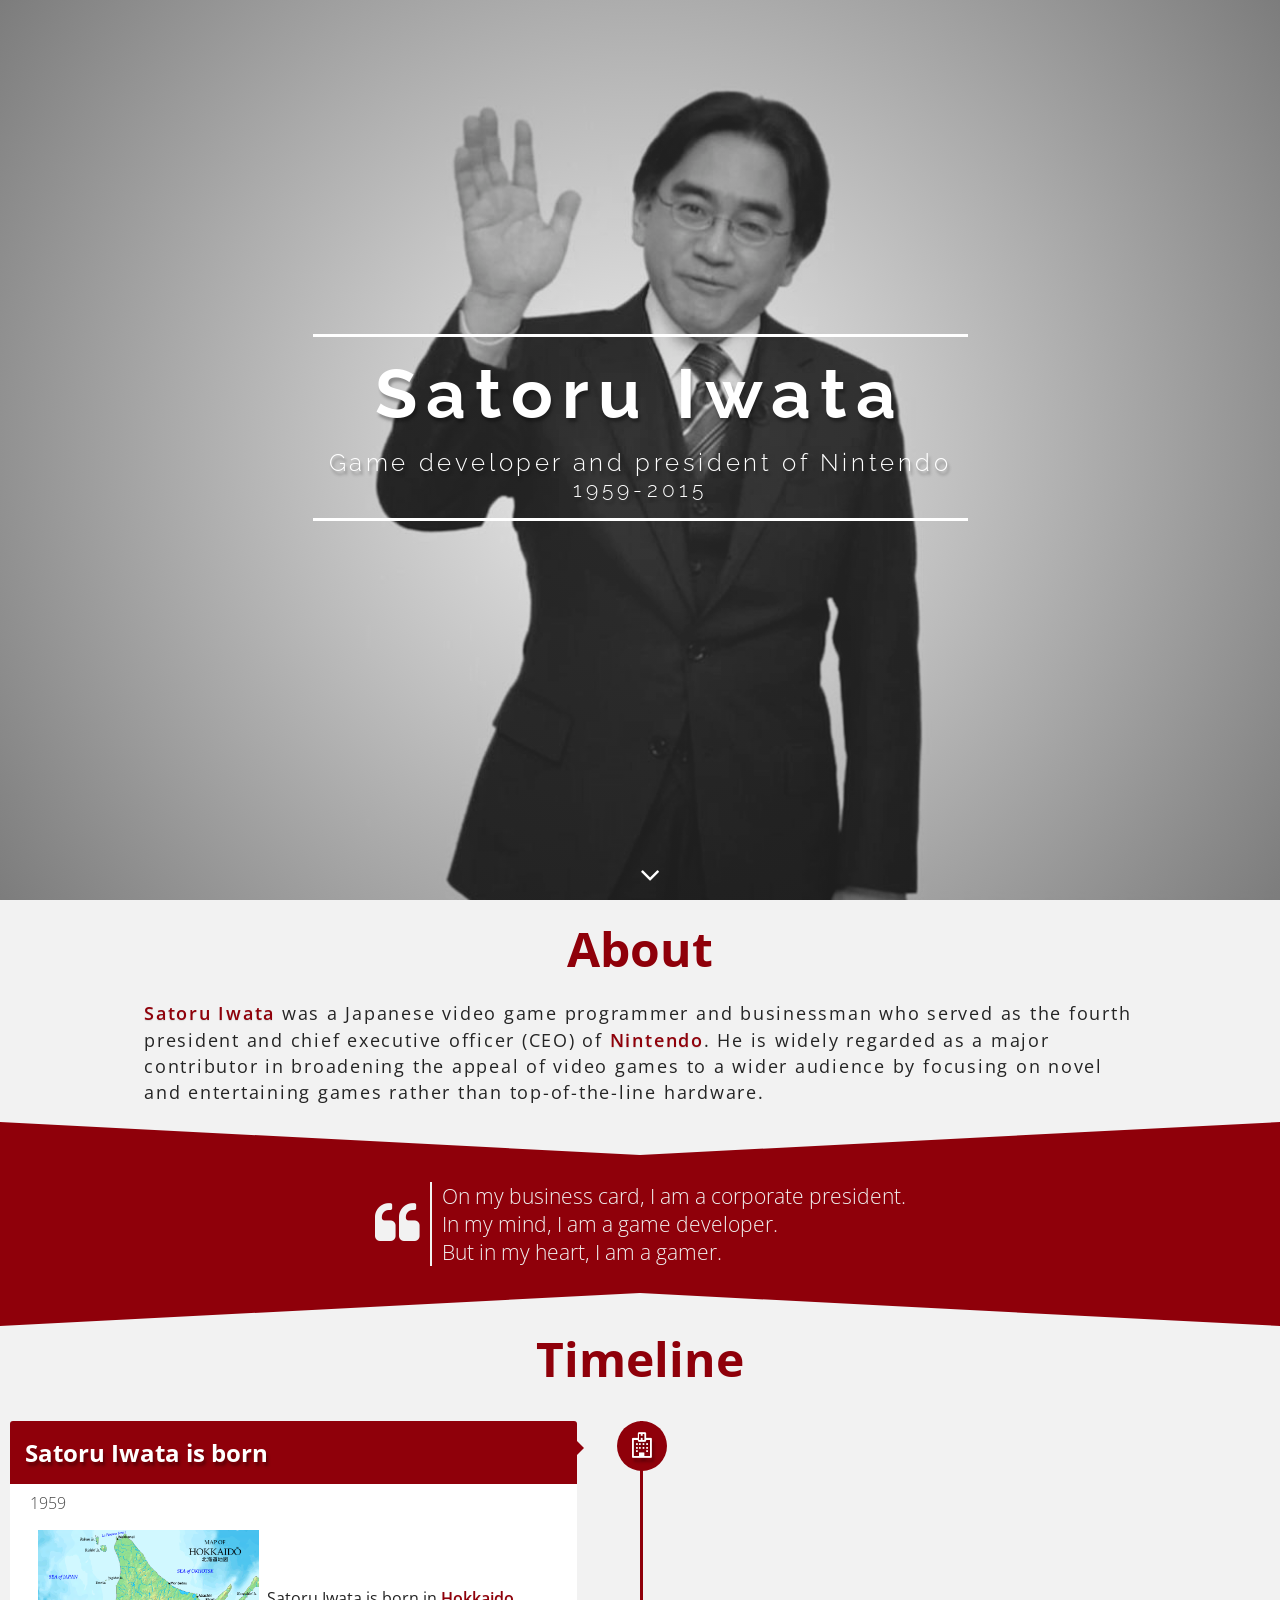
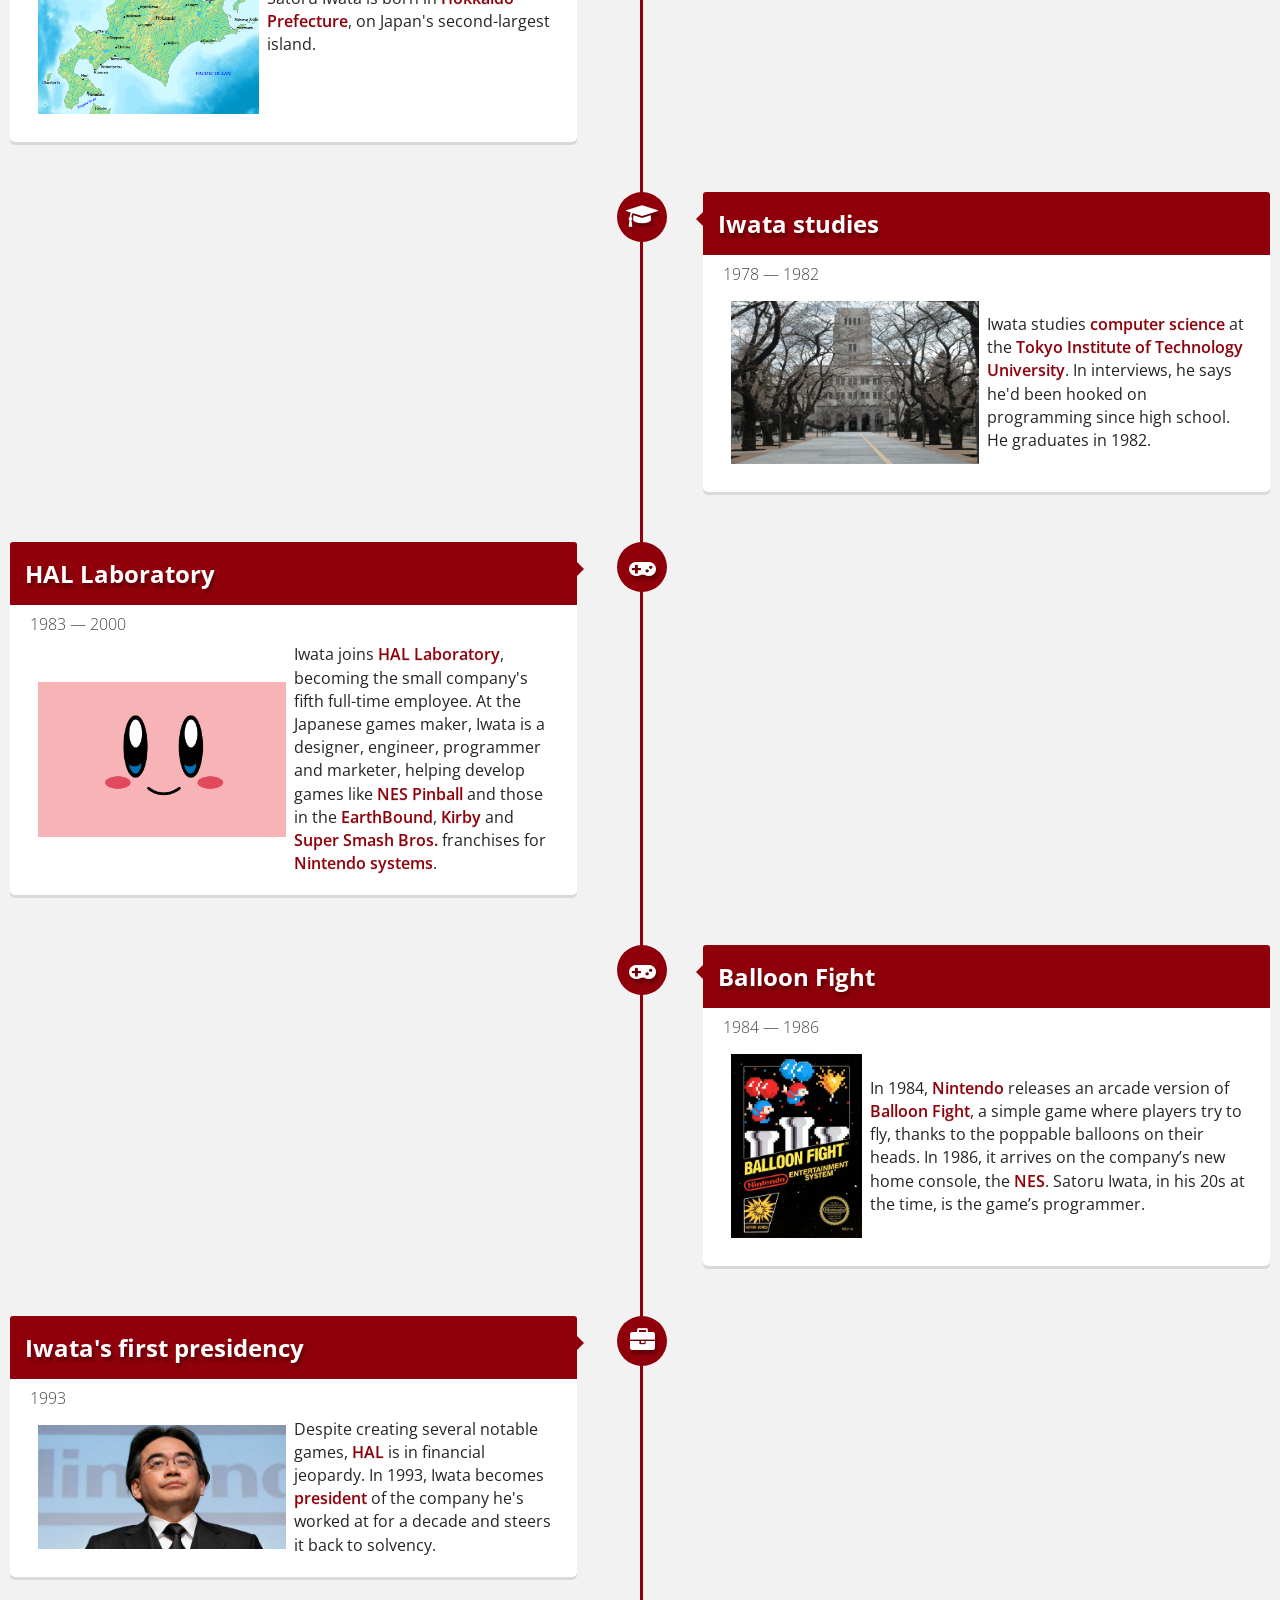
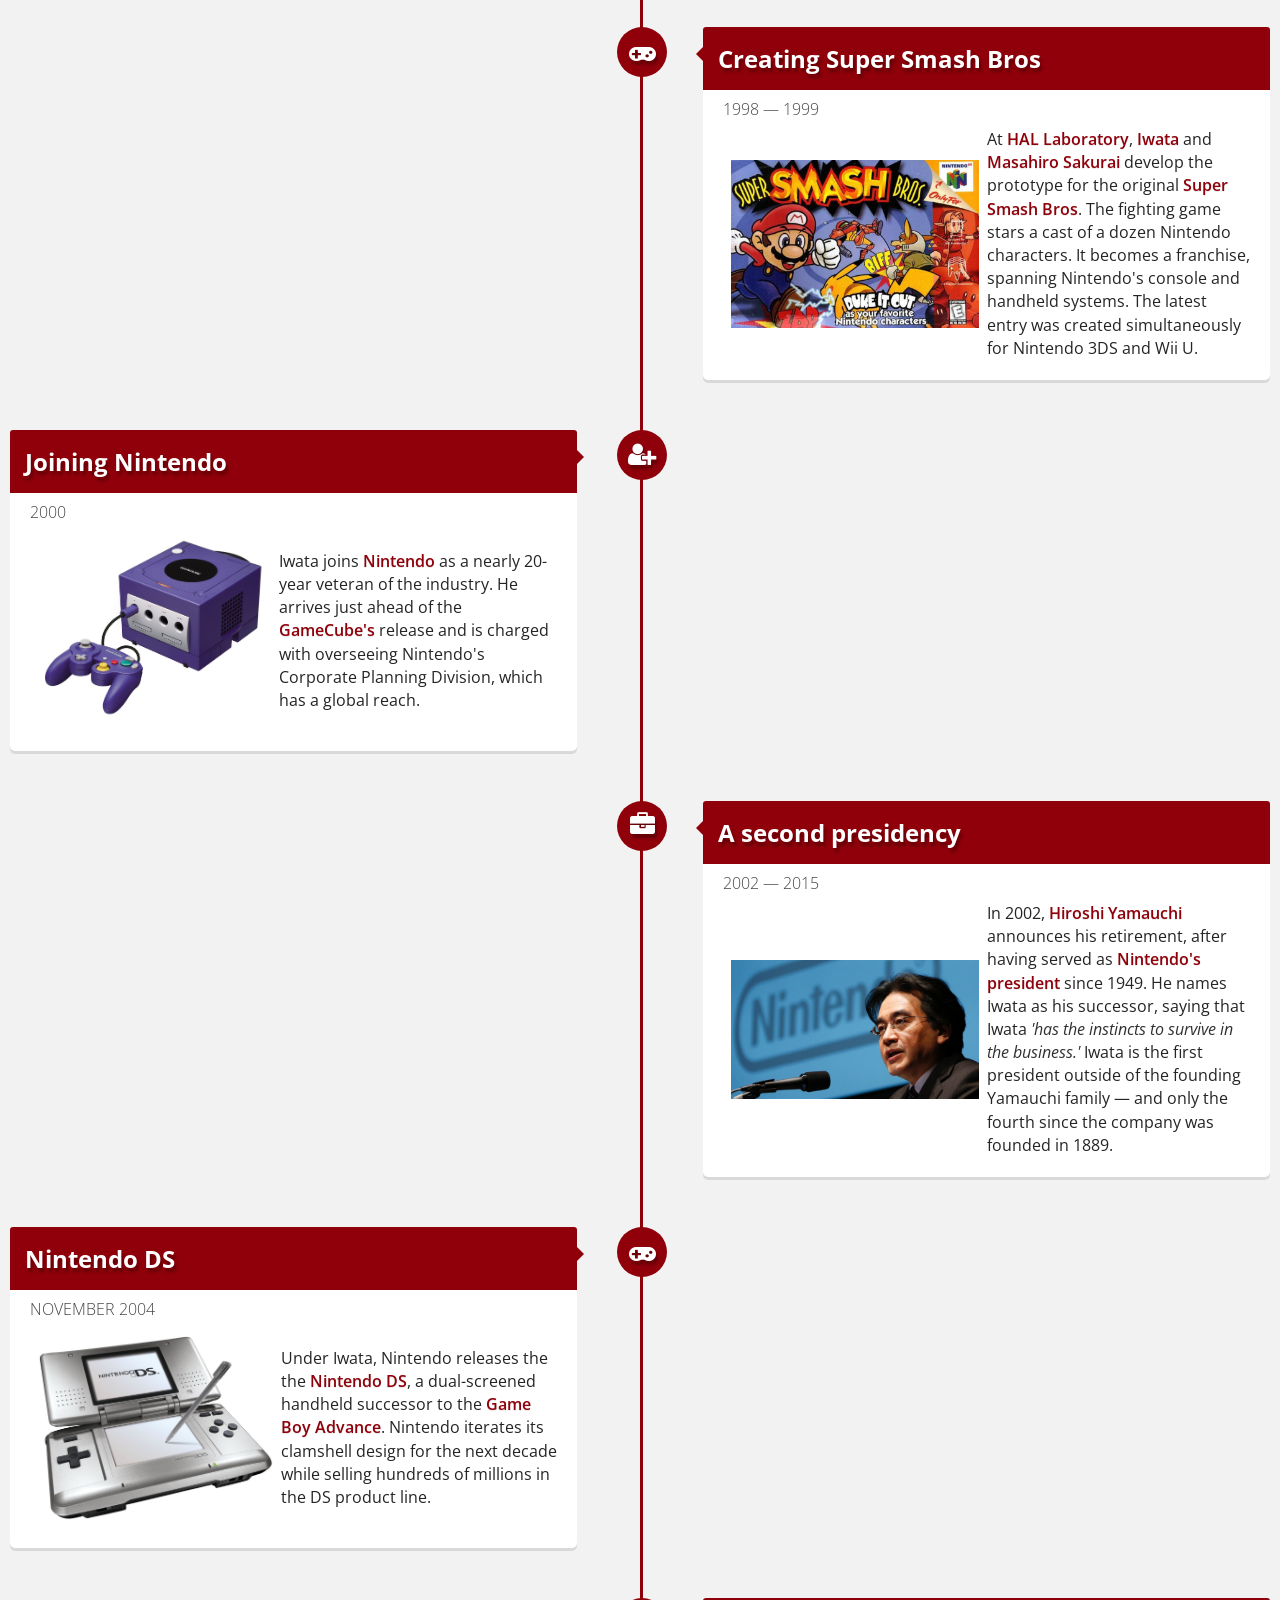
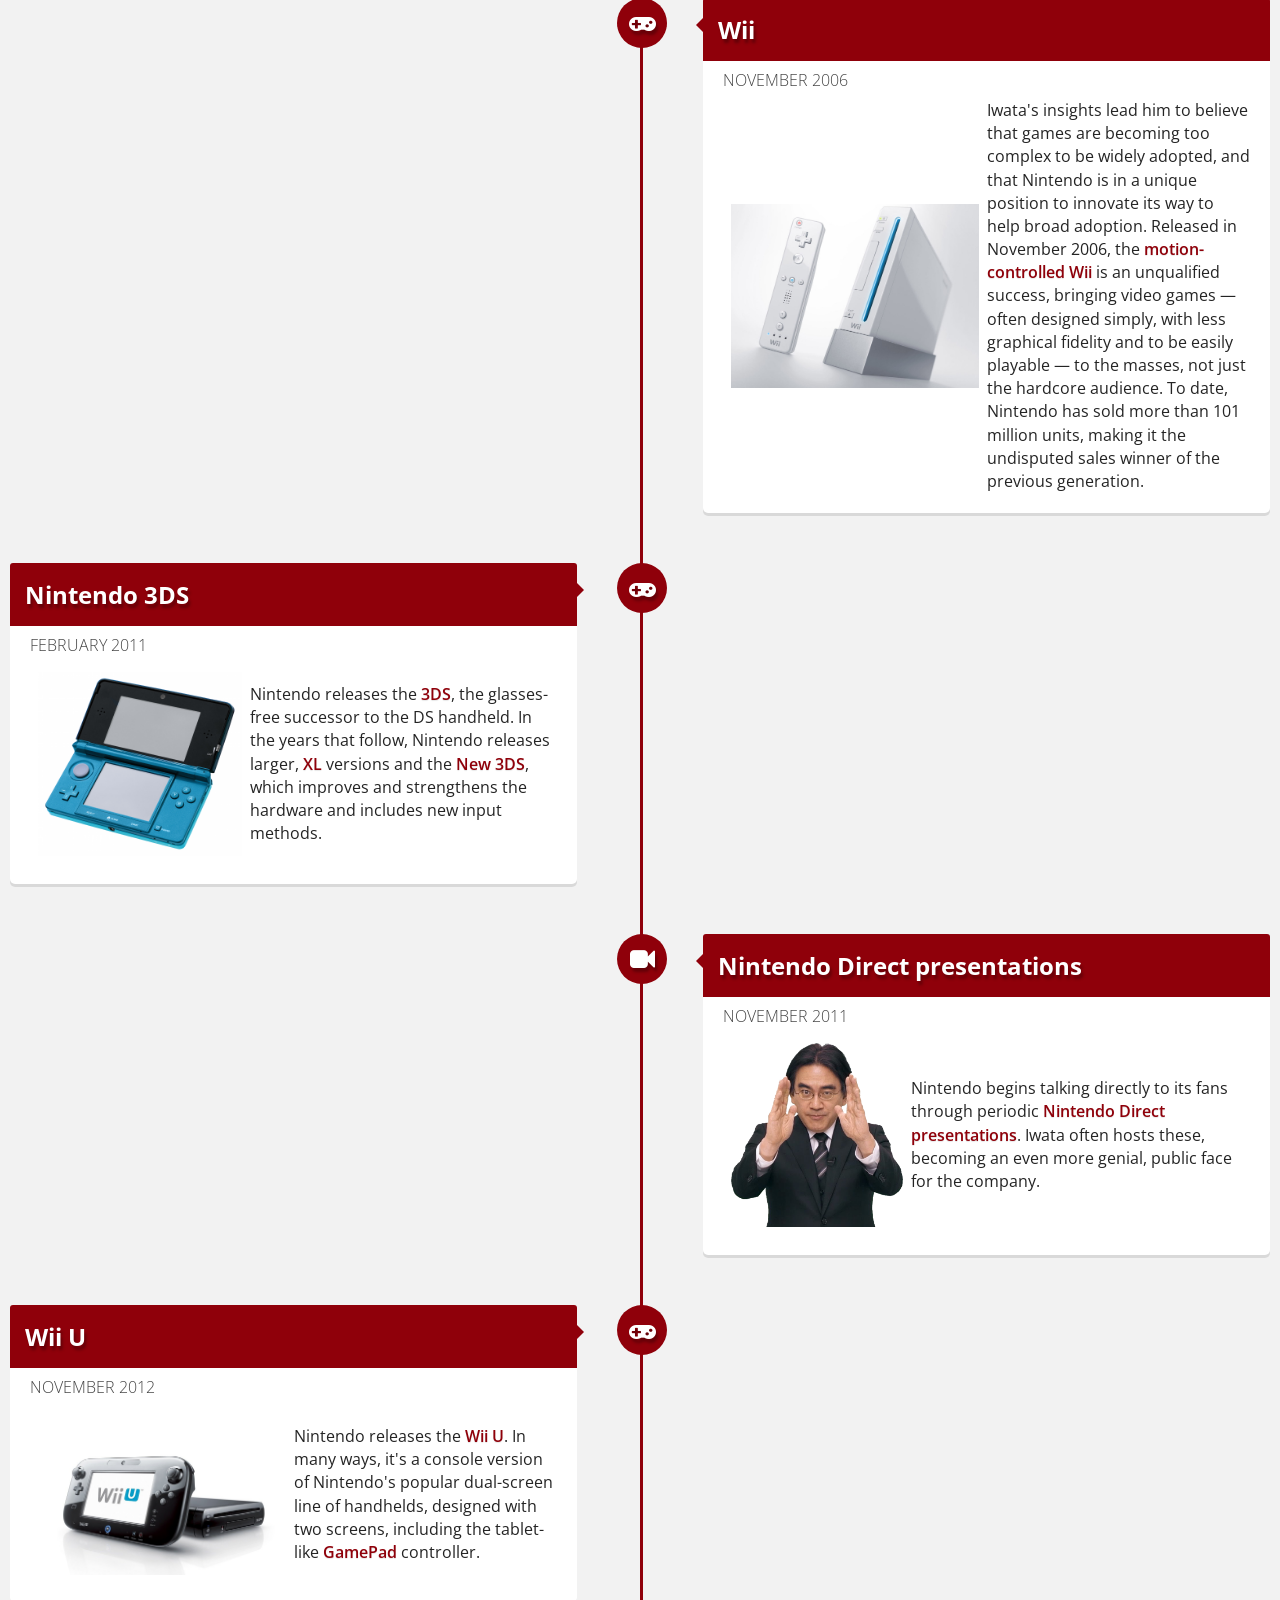
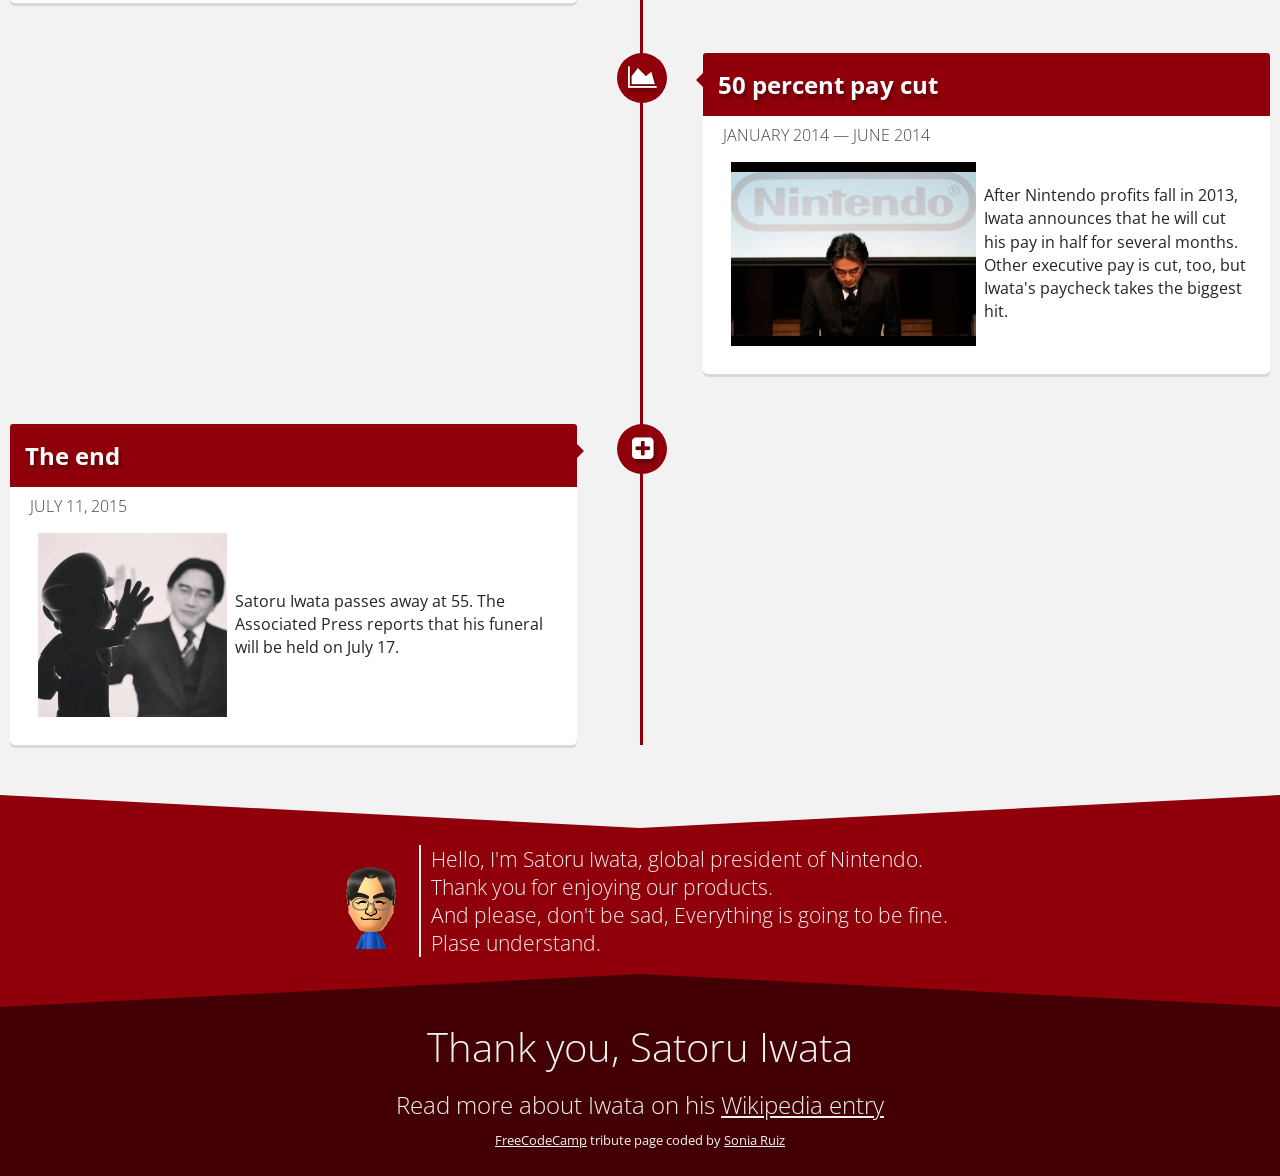
<file: iwata/index.html>
<!DOCTYPE html>
<html>
<head>
	<title>Satoru Iwata</title>
	<meta charset="utf-8">
	<meta name="viewport" content="width=device-width, initial-scale=1">
	<link rel="apple-touch-icon" sizes="57x57" href="icon/apple-icon-57x57.png">
	<link rel="apple-touch-icon" sizes="60x60" href="icon/apple-icon-60x60.png">
	<link rel="apple-touch-icon" sizes="72x72" href="icon/apple-icon-72x72.png">
	<link rel="apple-touch-icon" sizes="76x76" href="icon/apple-icon-76x76.png">
	<link rel="apple-touch-icon" sizes="114x114" href="icon/apple-icon-114x114.png">
	<link rel="apple-touch-icon" sizes="120x120" href="icon/apple-icon-120x120.png">
	<link rel="apple-touch-icon" sizes="144x144" href="icon/apple-icon-144x144.png">
	<link rel="apple-touch-icon" sizes="152x152" href="icon/apple-icon-152x152.png">
	<link rel="apple-touch-icon" sizes="180x180" href="icon/apple-icon-180x180.png">
	<link rel="icon" type="image/png" sizes="192x192"  href="icon/android-icon-192x192.png">
	<link rel="icon" type="image/png" sizes="32x32" href="icon/favicon-32x32.png">
	<link rel="icon" type="image/png" sizes="96x96" href="icon/favicon-96x96.png">
	<link rel="icon" type="image/png" sizes="16x16" href="icon/favicon-16x16.png">
	<link rel="manifest" href="/manifest.json">
	<meta name="msapplication-TileColor" content="#8F000A">
	<meta name="msapplication-TileImage" content="/ms-icon-144x144.png">
	<meta name="theme-color" content="#8F000A">
	<link rel="stylesheet" type="text/css" href="estilos.css">
	<link rel="stylesheet" type="text/css" href="css/font-awesome.min.css">
</head>
<body>
	<div id="contenedor">
		<header>
			<div id="efecto">
				<div>
					<h1>Satoru Iwata</h1>
					<h3>Game developer and president of Nintendo</h3>
					<h4>1959-2015</h4>
				</div>
				<i class="fa fa-angle-down fa-2x" aria-hidden="true"></i>
			</div>
		</header>
		<div id="contenido">
			<div id="about">
				<h2 class="seccion">About</h2>
				<p><b>Satoru Iwata</b> was a Japanese video game programmer and businessman who served as the fourth president and chief executive officer (CEO) of <b>Nintendo</b>. He is widely regarded as a major contributor in broadening the appeal of video games to a wider audience by focusing on novel and entertaining games rather than top-of-the-line hardware.</p>
			</div>
			
			<div id="cita">
				
				<i class="fa fa-quote-left" aria-hidden="true"></i>
				<div id="contenidoCita">
					<p>On my business card, I am a corporate president.<br>In my mind, I am a game developer.<br>But in my heart, I am a gamer.</p>
				</div>
				
			</div>
			<!-- Fuente: http://www.polygon.com/features/2015/7/13/8940557/satoru-iwata-accomplishments-timeline-biography-life -->
			<div id="contenedorTimeline">
				<h2 class="seccion">Timeline</h2>
				<div id="timeline">
					<div class="timelineItem">
						<div class="timelineIcon">
							<i class="fa fa-hospital-o"></i>
						</div>
						<div class="timelineContent">
							<h2>Satoru Iwata is born</h2>
							<h3>1959</h3>
							<div>
								<img src="img/map.png">
								<p>Satoru Iwata is born in <b>Hokkaido Prefecture</b>, on Japan's second-largest island.</p>
							</div>
						</div>
					</div>

					<div class="timelineItem">
						<div class="timelineIcon">
							<i class="fa fa-graduation-cap"></i>
						</div>
						<div class="timelineContent right">
							<h2>Iwata studies</h2>
							<h3>1978 — 1982</h3>
							<div>
								<img src="img/studies.jpg">
								<p>Iwata studies <b>computer science</b> at the <b>Tokyo Institute of Technology University</b>. In interviews, he says he'd been hooked on programming since high school. He graduates in 1982.</p>
							</div>
						</div>
					</div>

					<div class="timelineItem">
						<div class="timelineIcon">
							<i class="fa fa-gamepad"></i>
						</div>
						<div class="timelineContent">
							<h2>HAL Laboratory</h2>
							<h3>1983 — 2000</h3>
							<div>
								<img src="img/hal.jpg">
								<p>Iwata joins <b>HAL Laboratory</b>, becoming the small company's fifth full-time employee. At the Japanese games maker, Iwata is a designer, engineer, programmer and marketer, helping develop games like <b>NES Pinball</b> and those in the <b>EarthBound</b>, <b>Kirby</b> and <b>Super Smash Bros.</b> franchises for <b>Nintendo systems</b>.</p>
							</div>
						</div>
					</div>

					<div class="timelineItem">
						<div class="timelineIcon">
							<i class="fa fa-gamepad"></i>
						</div>
						<div class="timelineContent right">
							<h2>Balloon Fight</h2>
							<h3>1984 — 1986</h3>
							<div>
								<img src="img/balloon.jpg">
								<p>In 1984, <b>Nintendo</b> releases an arcade version of <b>Balloon Fight</b>, a simple game where players try to fly, thanks to the poppable balloons on their heads. In 1986, it arrives on the company’s new home console, the <b>NES</b>. Satoru Iwata, in his 20s at the time, is the game’s programmer.</p>
							</div>
						</div>
					</div>

					<div class="timelineItem">
						<div class="timelineIcon">
							<i class="fa fa-briefcase"></i>
						</div>
						<div class="timelineContent">
							<h2>Iwata's first presidency</h2>
							<h3>1993</h3>
							<div>
								<img src="img/president.jpg">
								<p>Despite creating several notable games, <b>HAL</b> is in financial jeopardy. In 1993, Iwata becomes <b>president</b> of the company he's worked at for a decade and steers it back to solvency.</p>
							</div>
						</div>
					</div>

					<div class="timelineItem">
						<div class="timelineIcon">
							<i class="fa fa-gamepad"></i>
						</div>
						<div class="timelineContent right">
							<h2>Creating Super Smash Bros</h2>
							<h3>1998 — 1999</h3>
							<div>
								<img src="img/smash.jpg">
								<p>At <b>HAL Laboratory</b>, <b>Iwata</b> and <b>Masahiro Sakurai</b> develop the prototype for the original <b>Super Smash Bros</b>. The fighting game stars a cast of a dozen Nintendo characters. It becomes a franchise, spanning Nintendo's console and handheld systems. The latest entry was created simultaneously for Nintendo 3DS and Wii U.</p>
							</div>
						</div>
					</div>

					<div class="timelineItem">
						<div class="timelineIcon">
							<i class="fa fa-user-plus"></i>
						</div>
						<div class="timelineContent">
							<h2>Joining Nintendo</h2>
							<h3>2000</h3>
							<div>
								<img src="img/gamecube.jpg">
								<p>Iwata joins <b>Nintendo</b> as a nearly 20-year veteran of the industry. He arrives just ahead of the <b>GameCube's</b> release and is charged with overseeing Nintendo's Corporate Planning Division, which has a global reach.</p>
							</div>
						</div>
					</div>

					<div class="timelineItem">
						<div class="timelineIcon">
							<i class="fa fa-briefcase"></i>
						</div>
						<div class="timelineContent right">
							<h2>A second presidency</h2>
							<h3>2002 — 2015</h3>
							<div>
								<img src="img/president2.jpg">
								<p>In 2002, <b>Hiroshi Yamauchi</b> announces his retirement, after having served as <b>Nintendo's president</b> since 1949. He names Iwata as his successor, saying that Iwata <i>'has the instincts to survive in the business.'</i> Iwata is the first president outside of the founding Yamauchi family — and only the fourth since the company was founded in 1889.</p>
							</div>
						</div>
					</div>

					<div class="timelineItem">
						<div class="timelineIcon">
							<i class="fa fa-gamepad"></i>
						</div>
						<div class="timelineContent">
							<h2>Nintendo DS</h2>
							<h3>NOVEMBER 2004</h3>
							<div>
								<img src="img/ds.jpg">
								<p>Under Iwata, Nintendo releases the the <b>Nintendo DS</b>, a dual-screened handheld successor to the <b>Game Boy Advance</b>. Nintendo iterates its clamshell design for the next decade while selling hundreds of millions in the DS product line.</p>
							</div>
						</div>
					</div>

					<div class="timelineItem">
						<div class="timelineIcon">
							<i class="fa fa-gamepad"></i>
						</div>
						<div class="timelineContent right">
							<h2>Wii</h2>
							<h3>NOVEMBER 2006</h3>
							<div>
								<img src="img/wii.jpg">
								<p>Iwata's insights lead him to believe that games are becoming too complex to be widely adopted, and that Nintendo is in a unique position to innovate its way to help broad adoption. Released in November 2006, the <b>motion-controlled Wii</b> is an unqualified success, bringing video games — often designed simply, with less graphical fidelity and to be easily playable — to the masses, not just the hardcore audience. To date, Nintendo has sold more than 101 million units, making it the undisputed sales winner of the previous generation.</p>
							</div>
						</div>
					</div>

					<div class="timelineItem">
						<div class="timelineIcon">
							<i class="fa fa-gamepad"></i>
						</div>
						<div class="timelineContent">
							<h2>Nintendo 3DS</h2>
							<h3>FEBRUARY 2011</h3>
							<div>
								<img src="img/3DS.jpg">
								<p>Nintendo releases the <b>3DS</b>, the glasses-free successor to the DS handheld. In the years that follow, Nintendo releases larger, <b>XL</b> versions and the <b>New 3DS</b>, which improves and strengthens the hardware and includes new input methods.</p>
							</div>
						</div>
					</div>

					<div class="timelineItem">
						<div class="timelineIcon">
							<i class="fa fa-video-camera"></i>
						</div>
						<div class="timelineContent right">
							<h2>Nintendo Direct presentations</h2>
							<h3>NOVEMBER 2011</h3>
							<div>
								<img src="img/direct.png">
								<p>Nintendo begins talking directly to its fans through periodic <b>Nintendo Direct presentations</b>. Iwata often hosts these, becoming an even more genial, public face for the company.</p>
							</div>
						</div>
					</div>

					<div class="timelineItem">
						<div class="timelineIcon">
							<i class="fa fa-gamepad"></i>
						</div>
						<div class="timelineContent">
							<h2>Wii U</h2>
							<h3>NOVEMBER 2012</h3>
							<div>
								<img src="img/wiiu.jpg">
								<p>Nintendo releases the <b>Wii U</b>. In many ways, it's a console version of Nintendo's popular dual-screen line of handhelds, designed with two screens, including the tablet-like <b>GamePad</b> controller.</p>
							</div>
						</div>
					</div>

					<div class="timelineItem">
						<div class="timelineIcon">
							<i class="fa fa-area-chart"></i>
						</div>
						<div class="timelineContent right">
							<h2>50 percent pay cut</h2>
							<h3>JANUARY 2014 — JUNE 2014</h3>
							<div>
								<img src="img/pay.jpg">
								<p>After Nintendo profits fall in 2013, Iwata announces that he will cut his pay in half for several months. Other executive pay is cut, too, but Iwata's paycheck takes the biggest hit.</p>
							</div>
						</div>
					</div>

					<div class="timelineItem">
						<div class="timelineIcon">
							<i class="fa fa-plus-square"></i>
						</div>
						<div class="timelineContent">
							<h2>The end</h2>
							<h3>JULY 11, 2015</h3>
							<div>
								<img src="img/rip.jpg">
								<p>Satoru Iwata passes away at 55. The Associated Press reports that his funeral will be held on July 17.</p>
							</div>
						</div>
					</div>
				</div>
			</div>
			<div id="borde"></div>
			<div id="miiverse">
				<img src="img/miiverse.png">
				<div id="contenidoMiiverse">
					<p>Hello, I'm Satoru Iwata, global president of Nintendo.<br>Thank you for enjoying our products.<br>And please, don't be sad, Everything is going to be fine.<br>Plase understand.</p>
				</div>
			</div>
			<footer>
				<h1>Thank you, Satoru Iwata</h1>
				<h2>Read more about Iwata on his <a href="https://en.wikipedia.org/wiki/Satoru_Iwata">Wikipedia entry</a></h2>
				<p><a href="https://www.freecodecamp.com">FreeCodeCamp</a> tribute page coded by <a href="https://www.freecodecamp.com/yunevk">Sonia Ruiz</a></p>
			</footer>
		</div>
	</div>
</body>
</html>
</file>
<file: iwata/estilos.css>
@import 'https://fonts.googleapis.com/css?family=Raleway:300,400';
@import 'https://fonts.googleapis.com/css?family=Open+Sans:400,600,300';

* {
	margin: 0;
	padding: 0;
}

*, *:after, *:before {
	box-sizing: border-box;
}

body, html {
	height: 100%;
}

body {
	overflow-x: hidden;
	color: #181818;
}

header {
	background-image: url("img/iwata.jpg");
	background-position: center 0;
	background-repeat: no-repeat;
	background-attachment: fixed;
	background-size: cover;
	height: 100vh;
}

#efecto {
	height: 100vh;
	background: radial-gradient(circle, rgba(185,185,185,0.2),  rgba(40,40,40, 0.6));
	text-align: center;
	display: -ms-flexbox;
	display: flex;
	-ms-flex-align: center;
	    align-items: center;
	-ms-flex-pack: center;
	    justify-content: center;
}

header h1, header h3, header h4 {
	color: white;
	font-family: 'Raleway', sans-serif;
	text-shadow: 2px 4px 3px rgba(0,0,0,0.3);
}

header h1 {
	font-size: 4.3em;
	letter-spacing: 0.13em;
	padding-bottom: 0.21em;
}

header h3 {
	font-weight: 300;
	font-size: 1.5em;
	letter-spacing: 0.15em;
}

header h4 {
	font-weight: 300;
	font-size: 1.3em;
	letter-spacing: 0.2em;
}

header i {
	text-align: center;
	position: absolute;
	bottom: 1%;
	left: 50%;
	color: #FFF;
	animation: 1.5s bounce infinite;
}

@keyframes bounce {
    0%, 20%, 50%, 80%, 100% {transform: translateY(0);}
    40% {transform: translateY(-20px);}
    60% {transform: translateY(-10px);}
} 

#efecto div {
	display: inline-block;
	vertical-align: middle;
	padding: 1em;
	border-top: 3px solid white;
	border-bottom: 3px solid white;
	margin-top: -5vh;
}

#contenido {
	display: -ms-flexbox;
	display: flex;
	-ms-flex-direction: column;
	    flex-direction: column;
	-ms-flex-align: center;
	    align-items: center;
	margin: auto;
	color: #242424;
	font-family: 'Open Sans', sans-serif;
	font-weight: 400;
}

#about {
	padding: 1em;
	background-color: #F2F2F2;
	position: relative;
}

#about:after {
	content: '';
	display: block;  
	position: absolute;
	left: 0;
	top: 100%;
	width: 0;
	height: 0;
	border-top: 33px solid #F2F2F2;
	border-right: 50vw solid transparent;
	border-bottom: 0 solid transparent;
	border-left: 50vw solid transparent;
}

.seccion {
	text-align: center;
	font-size: 3em;
	margin: auto;
	margin-bottom: 0.4em;
	color: #8F000A;
}

#about p {
	margin: 0 10vw;
	font-size: 1.1em;
	letter-spacing: 0.1em;
	line-height: 1.5em;
}

b {
	font-weight: 600;
	color: #8F000A;
	text-shadow: 0px 1px 1px rgba(0,0,0,0.1);
}

i {
	color: #303030;
}

#cita {
	padding: 60px 0;
	background-color: #8F000A;
	width: 100%;
	display: -ms-flexbox;
	display: flex;
	-ms-flex-align: center;
	    align-items: center;
	-ms-flex-pack: center;
	    justify-content: center;
	color: #F2F2F2;
}

#cita i {
	color: #F2F2F2;
	font-size: 3em;
	padding-right: 10px;
}

#cita p {
	font-size: 1.3em;
	padding-left: 10px;
	border-left: 2px solid #F2F2F2;
	font-weight: 300;
}

#contenidoCita {
	max-width: 60vw;
}

#contenedorTimeline {
	background-color: #F2F2F2;
	width: 100%;
	position: relative;
}

#contenedorTimeline:after {
	content: '';
	display: block;  
	position: absolute;
	left: 0;
	bottom: 100%;
	width: 0;
	height: 0;
	border-bottom: 33px solid #F2F2F2;
	border-right: 50vw solid transparent;
	border-top: 0 solid transparent;
	border-left: 50vw solid transparent;
}

/* 
 * --  Timeline --
 * Basado en: http://codepen.io/itbruno/pen/KwarLp
 */
.timelineItem:after, .timelineItem:before {
	content: '';
	display: block;
	width: 100%;
	clear: both;
}

#timeline {
	width: 100%;
	margin: 30px auto;
	position: relative;
	padding: 0 10px;
}

#timeline:before {
	content: '';
	width: 3px;
	height: 100%;
	background: #8F000A;
	left: 50%;
	top: 0;
	position: absolute;
}

#timeline:after {
	content: '':
	;clear:; both;
	display: table;
	width: 100%;
}

.timelineItem {
	margin-bottom: 50px;
	position: relative;
}

.timelineIcon {
	background: #8F000A;
	width: 50px;
	height: 50px;
	position: absolute;
	top: 0;
	left: 50%;
	overflow: hidden;
	margin-left: -23px;
	border-radius: 50%;
	display: -ms-flexbox;
	display: flex;
	-ms-flex-align: center;
	    align-items: center;
	-ms-flex-pack: center;
	    justify-content: center;
}

.timelineIcon i {
	font-size: 25px;
	color: white;
	text-shadow: 2px 4px 3px rgba(0,0,0,0.3);
}

.timelineContent {
	width: 45%;
	background: #FFFFFF;
	padding: 20px;
	box-shadow: 0 3px 0 rgba(0, 0, 0, 0.1);
	border-radius: 5px;
}

.timelineContent h2 {
	padding: 15px;
	background: #8F000A;
	color: #FFF;
	margin: -20px -20px 0 -20px;
	border-radius: 3px 3px 0 0;
	text-shadow: 2px 4px 3px rgba(0,0,0,0.3);
}

.timelineContent h3 {
	font-weight: 300;
	color: #434343;
	padding: 8px 0;
	font-size: 1em;
}

.timelineContent div {
	display: -ms-flexbox;
	display: flex;
	-ms-flex-align: center;
	    align-items: center;
	-ms-flex-pack: center;
	    justify-content: center;
}

.timelineContent img {
	width: 50%;
	height: auto !important;
	max-height: 200px;
	padding: .5em;
	object-fit: contain;
}

.timelineContent p {
	line-height: 1.45em;
}

.timelineContent:before {
	content: '';
	position: absolute;
	left: 45%;
	top: 20px;
	width: 0;
	height: 0;
	border-top: 7px solid transparent;
	border-bottom: 7px solid transparent;
	border-left: 7px solid #8F000A;
}

.timelineContent.right {
	float: right;
}

.timelineContent.right:before {
	content: '';
	right: 45%;
	left: inherit;
	border-left: 0;
	border-right: 7px solid #8F000A;
}

@media (max-width: 768px) {
	#timeline {
		margin: 30px;
		padding: 0;
		width: 90%;
	}
	#timeline:before {
		left: 0;
	}
	.timelineContent {
		width: 90%;
		float: right;
	}
	.timelineContent:before, .timelineContent.right:before {
		left: 10%;
		margin-left: -6px;
		border-left: 0;
		border-right: 7px solid #8F000A;
	}
	.timelineIcon {
		left: 0;
	}
	.timelineContent div {
		display: -ms-flexbox;
		display: flex;
		-ms-flex-align: center;
		    align-items: center;
		-ms-flex-pack: center;
		    justify-content: center;
		-ms-flex-direction: column;
		    flex-direction: column;
	}
	.timelineContent img {
		width: 80%;
		height: auto !important;
		display: block;
		padding: .5em;
	}
}

#borde {
	display: block;
	left: 0;
	bottom: 100%;
	width: 0;
	height: 0;
	border-top: 33px solid #F2F2F2;
	border-right: 50vw solid transparent;
	border-bottom: 0 solid transparent;
	border-left: 50vw solid transparent;
	z-index: 3;
}

#miiverse {
	background-color: #8F000A;
	width: 100%;
	display: -ms-flexbox;
	display: flex;
	-ms-flex-align: center;
	    align-items: center;
	-ms-flex-pack: center;
	    justify-content: center;
	position: relative;
	margin-top: -33px;
	padding-top: 50px;
	padding-bottom: 50px;
	color: #F2F2F2;
}

#miiverse p {
	font-size: 1.3em;
	padding-left: 10px;
	border-left: 2px solid #F2F2F2;
	font-weight: 300;
}

#contenidoMiiverse {
	padding-right: 10px; 
}

footer {
	background-color: #420005;
	width: 100%;
	position: relative;
	color: #F2F2F2;
	text-align: center;
	padding-bottom: 1.7em;
}

footer:before {
	content: '';
	display: block;  
	position: absolute;
	left: 0;
	bottom: 100%;
	width: 0;
	height: 0;
	border-bottom: 33px solid #420005;
	border-right: 50vw solid transparent;
	border-top: 0 solid transparent;
	border-left: 50vw solid transparent;
}

footer h1 {
	padding: 0.3em 0.7em;
	font-weight: 300;
	font-size: 2.5em;
}

footer h2 {
	text-align: center;
	padding: 0.1em 0.7em;
	font-weight: 300;
	font-size: 1.5em;
}

footer a {
	color: #F2F2F2;
}

footer a:hover {
	color: #F48484;
	transition: 0.3s ease;
}

footer p {
	font-size: 0.8em;
	padding-top: 0.6em;
}
</file>
